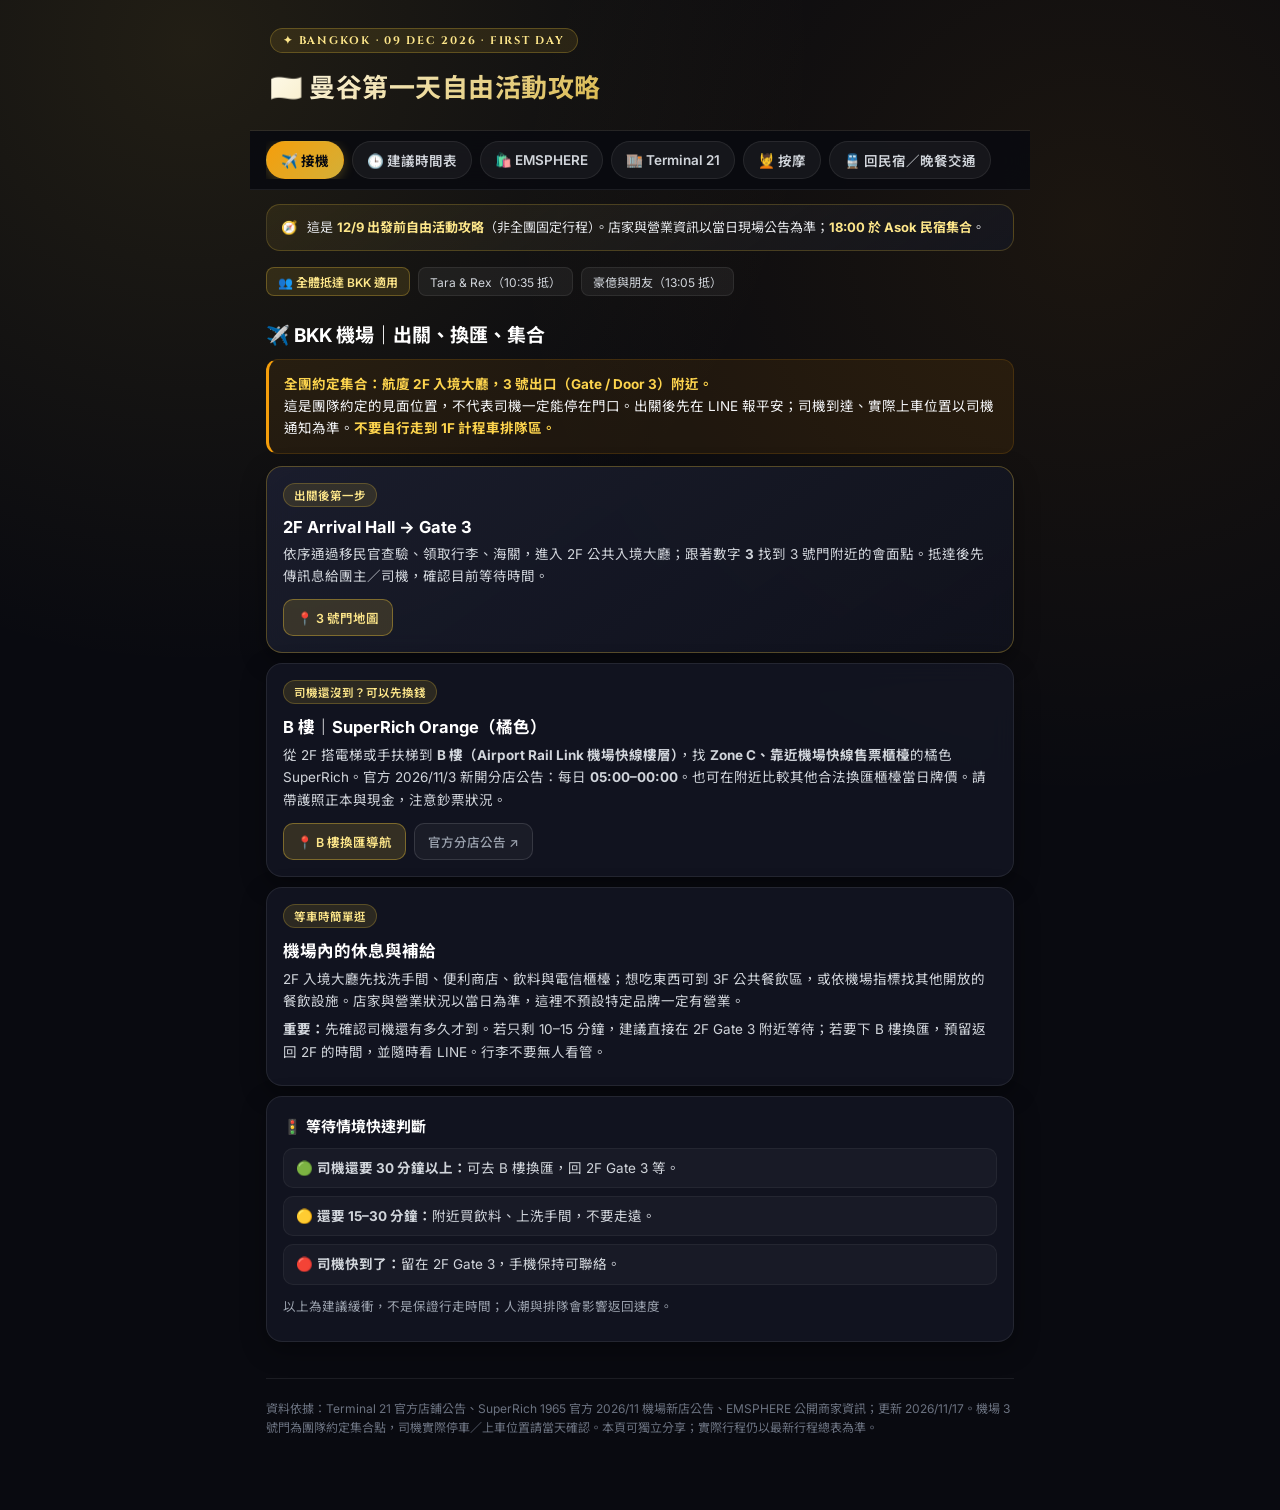
<file: tera_rex_bangkok_guide.html>
<!DOCTYPE html>
<html lang="zh-Hant">
<head>
  <meta charset="utf-8" />
  <meta name="viewport" content="width=device-width, initial-scale=1" />
  <title>12/9 曼谷自由活動攻略｜接機・EMSPHERE・Terminal 21</title>
  <link rel="preconnect" href="https://fonts.googleapis.com" />
  <link rel="preconnect" href="https://fonts.gstatic.com" crossorigin />
  <link href="https://fonts.googleapis.com/css2?family=Cinzel:wght@600;700&family=Inter:wght@400;500;600;700&family=Noto+Sans+TC:wght@400;500;700&display=swap" rel="stylesheet" />
  <style>
    :root {
      --bg-base: #090A10;
      --bg-card: rgba(20, 23, 36, 0.82);
      --bg-card-hover: rgba(26, 30, 48, 0.92);
      --gold-primary: #D4AF37;
      --gold-light: #FDE68A;
      --amber-accent: #F59E0B;
      --text-main: #F3F4F6;
      --text-sub: #9CA3AF;
      --border-gold: rgba(212, 175, 55, 0.25);
      --border-subtle: rgba(255, 255, 255, 0.08);
    }

    * { box-sizing: border-box; }

    body {
      margin: 0;
      background-color: var(--bg-base);
      color: var(--text-main);
      font-family: 'Inter', 'Noto Sans TC', -apple-system, BlinkMacSystemFont, sans-serif;
      background-image:
        radial-gradient(circle at 15% 5%, rgba(212, 175, 55, 0.12) 0%, transparent 45%),
        radial-gradient(circle at 85% 25%, rgba(245, 158, 11, 0.08) 0%, transparent 45%);
      background-attachment: fixed;
      -webkit-font-smoothing: antialiased;
    }

    /* Header */
    header {
      position: relative;
      padding: 28px 20px 20px;
      max-width: 780px;
      margin: 0 auto;
      border-bottom: 1px solid var(--border-subtle);
    }

    .eyebrow {
      display: inline-flex;
      align-items: center;
      gap: 6px;
      font-family: 'Cinzel', sans-serif;
      font-size: 11px;
      font-weight: 700;
      letter-spacing: 0.16em;
      color: var(--gold-light);
      background: rgba(212, 175, 55, 0.12);
      border: 1px solid rgba(212, 175, 55, 0.3);
      padding: 4px 12px;
      border-radius: 999px;
      margin-bottom: 10px;
    }

    h1 {
      font-size: 26px;
      font-weight: 700;
      margin: 4px 0 6px;
      letter-spacing: 0.02em;
      background: linear-gradient(135deg, #FFFBEB 0%, #D4AF37 55%, #F59E0B 100%);
      -webkit-background-clip: text;
      -webkit-text-fill-color: transparent;
    }

    .subtitle {
      font-size: 13.5px;
      color: var(--text-sub);
      line-height: 1.5;
    }

    /* Main Container */
    main {
      max-width: 780px;
      margin: 0 auto;
      padding: 0 16px 72px;
      overflow-wrap: anywhere;
    }

    /* Sticky Tab Navigation (Single-row Horizontal Scroll Pills on Mobile) */
    .nav-wrap {
      position: sticky;
      top: 0;
      z-index: 20;
      background: rgba(9, 10, 16, 0.9);
      backdrop-filter: blur(14px);
      -webkit-backdrop-filter: blur(14px);
      padding: 10px 16px;
      margin: 0 -16px 14px;
      border-bottom: 1px solid var(--border-subtle);
      scroll-margin-top: 0;
    }

    .nav {
      display: flex;
      align-items: center;
      gap: 8px;
      overflow-x: auto;
      -webkit-overflow-scrolling: touch;
      scrollbar-width: none;
      -ms-overflow-style: none;
    }
    .nav::-webkit-scrollbar { display: none; }

    .tab-button {
      flex: 0 0 auto;
      white-space: nowrap;
      font-family: inherit;
      font-weight: 600;
      font-size: 13.5px;
      height: 38px;
      padding: 0 14px;
      cursor: pointer;
      border: 1px solid var(--border-subtle);
      background: rgba(255, 255, 255, 0.05);
      color: #D1D5DB;
      border-radius: 999px;
      transition: all 0.2s ease;
    }

    .tab-button:hover {
      background: rgba(255, 255, 255, 0.1);
      border-color: rgba(212, 175, 55, 0.38);
    }

    .tab-button.active {
      background: linear-gradient(135deg, #F59E0B, #D4AF37);
      color: #090A10;
      font-weight: 700;
      border-color: transparent;
      box-shadow: 0 3px 12px rgba(212, 175, 55, 0.3);
    }

    .tab-button:focus-visible,
    .quick-button:focus-visible {
      outline: 2px solid var(--gold-light);
      outline-offset: 2px;
    }

    /* Top Global Info Banner */
    .top-banner {
      background: linear-gradient(145deg, rgba(212, 175, 55, 0.1), rgba(20, 23, 36, 0.7));
      border: 1px solid var(--border-gold);
      border-radius: 14px;
      padding: 12px 14px;
      font-size: 13px;
      color: #E5E7EB;
      line-height: 1.6;
      margin-bottom: 16px;
      display: flex;
      align-items: flex-start;
      gap: 10px;
    }

    .top-banner strong { color: var(--gold-light); }

    /* Crew Badges */
    .crew-bar {
      display: flex;
      flex-wrap: wrap;
      gap: 8px;
      margin-bottom: 14px;
    }

    .crew-badge {
      font-size: 12px;
      padding: 5px 11px;
      border-radius: 8px;
      background: rgba(255, 255, 255, 0.05);
      border: 1px solid var(--border-subtle);
      color: #D1D5DB;
    }

    .crew-badge.highlight {
      background: rgba(212, 175, 55, 0.14);
      border-color: rgba(212, 175, 55, 0.35);
      color: var(--gold-light);
      font-weight: 600;
    }

    /* In-tab Quick Jump Links */
    .quicklinks {
      display: flex;
      flex-wrap: wrap;
      gap: 8px;
      margin: 10px 0 16px;
    }

    .quick-button {
      appearance: none;
      border: 1px solid rgba(212, 175, 55, 0.25);
      background: rgba(212, 175, 55, 0.08);
      color: var(--gold-light);
      border-radius: 999px;
      padding: 7px 13px;
      font: inherit;
      font-size: 12.5px;
      font-weight: 600;
      cursor: pointer;
      transition: background 0.2s ease, border-color 0.2s ease;
    }

    .quick-button:hover {
      background: rgba(212, 175, 55, 0.18);
      border-color: rgba(212, 175, 55, 0.45);
    }

    /* Panels & Headings */
    .tab-panel { display: none; animation: fadeIn 0.25s ease; }
    .tab-panel.active { display: block; }
    @keyframes fadeIn { from { opacity: 0; transform: translateY(4px); } to { opacity: 1; transform: translateY(0); } }

    .tab-panel section[id],
    .tab-panel h2[id] {
      scroll-margin-top: 72px;
    }

    h2 {
      font-size: 19px;
      font-weight: 700;
      color: #FFF;
      margin: 24px 0 12px;
      display: flex;
      align-items: center;
      gap: 8px;
      scroll-margin-top: 72px;
    }

    h3 {
      font-size: 16px;
      font-weight: 600;
      color: var(--gold-light);
      margin: 22px 0 10px;
    }

    /* Cards */
    .card {
      background: var(--bg-card);
      backdrop-filter: blur(12px);
      -webkit-backdrop-filter: blur(12px);
      border: 1px solid var(--border-subtle);
      border-radius: 16px;
      padding: 16px;
      margin: 10px 0;
      box-shadow: 0 8px 24px rgba(0, 0, 0, 0.35);
      transition: border-color 0.2s ease;
    }

    .card:hover {
      border-color: rgba(212, 175, 55, 0.3);
    }

    .card.accent-gold {
      border-color: rgba(212, 175, 55, 0.35);
      background: linear-gradient(145deg, rgba(28, 31, 48, 0.88), rgba(16, 18, 28, 0.94));
    }

    .tag {
      display: inline-block;
      background: rgba(212, 175, 55, 0.14);
      border: 1px solid rgba(212, 175, 55, 0.28);
      color: var(--gold-light);
      padding: 3px 10px;
      border-radius: 999px;
      font-size: 11.5px;
      font-weight: 600;
      margin-bottom: 8px;
    }

    .itemtitle {
      font-weight: 700;
      font-size: 16.5px;
      color: #FFFFFF;
      margin: 2px 0 6px;
    }

    p { line-height: 1.65; margin: 6px 0; }
    .small { font-size: 13.5px; color: #D1D5DB; line-height: 1.65; }
    .muted { color: var(--text-sub); font-size: 12.5px; line-height: 1.6; }

    /* Callout Box */
    .callout {
      border-left: 3px solid var(--amber-accent);
      background: rgba(245, 158, 11, 0.08);
      border-top: 1px solid rgba(245, 158, 11, 0.15);
      border-right: 1px solid rgba(245, 158, 11, 0.15);
      border-bottom: 1px solid rgba(245, 158, 11, 0.15);
      padding: 13px 15px;
      border-radius: 12px;
      font-size: 13.5px;
      line-height: 1.65;
      color: #F3F4F6;
      margin: 12px 0;
    }

    .callout strong { color: #FCD34D; }

    /* Timeline */
    .timeline {
      position: relative;
      padding-left: 18px;
      margin: 6px 0;
      border-left: 1.5px solid rgba(212, 175, 55, 0.35);
    }

    .tl-item {
      position: relative;
      padding-bottom: 12px;
      font-size: 13.5px;
      line-height: 1.55;
      color: #E5E7EB;
    }

    .tl-item:last-child { padding-bottom: 0; }

    .tl-item::before {
      content: "";
      position: absolute;
      left: -23px;
      top: 5px;
      width: 8px;
      height: 8px;
      border-radius: 50%;
      background: var(--amber-accent);
      box-shadow: 0 0 8px var(--amber-accent);
    }

    .time {
      font-weight: 700;
      color: var(--gold-light);
      display: inline-block;
      min-width: 96px;
    }

    /* Buttons */
    .btn-row {
      display: flex;
      flex-wrap: wrap;
      gap: 8px;
      margin-top: 12px;
    }

    .btn {
      display: inline-flex;
      align-items: center;
      gap: 5px;
      padding: 8px 13px;
      background: rgba(212, 175, 55, 0.18);
      border: 1px solid rgba(212, 175, 55, 0.45);
      color: var(--gold-light);
      text-decoration: none;
      border-radius: 10px;
      font-size: 12.5px;
      font-weight: 600;
      transition: all 0.2s ease;
    }

    .btn:hover {
      background: rgba(212, 175, 55, 0.3);
      color: #FFF;
    }

    .btn.secondary {
      background: rgba(255, 255, 255, 0.04);
      border-color: rgba(255, 255, 255, 0.12);
      color: #9CA3AF;
      font-weight: 500;
    }

    .btn.secondary:hover {
      background: rgba(255, 255, 255, 0.09);
      color: #E5E7EB;
    }

    /* Grid */
    .grid {
      display: grid;
      grid-template-columns: repeat(2, minmax(0, 1fr));
      gap: 10px;
    }
    .grid .card { margin: 0; display: flex; flex-direction: column; justify-content: space-between; }

    /* Status Traffic Lights */
    .status-list p {
      margin: 8px 0;
      padding: 8px 12px;
      border-radius: 10px;
      background: rgba(255, 255, 255, 0.03);
      border: 1px solid rgba(255, 255, 255, 0.05);
    }

    /* Footer */
    footer {
      color: #6B7280;
      font-size: 12px;
      line-height: 1.65;
      margin-top: 36px;
      padding-top: 20px;
      border-top: 1px solid var(--border-subtle);
    }

    @media (max-width: 560px) {
      .grid { grid-template-columns: 1fr; }
      header { padding: 22px 16px 16px; }
      h1 { font-size: 22px; }
      .subtitle { display: none; }
      .time { display: block; margin-bottom: 2px; }
    }
  </style>
</head>
<body>
  <header>
    <div class="eyebrow">✦ BANGKOK · 09 DEC 2026 · FIRST DAY</div>
    <h1>🇹🇭 曼谷第一天自由活動攻略</h1>
  </header>

  <main>
    <div class="nav-wrap">
      <nav aria-label="攻略主要分頁" class="nav" role="tablist">
        <button aria-controls="tab-airport" class="tab-button" data-tab="airport" id="button-airport" role="tab" type="button">✈️ 接機</button>
        <button aria-controls="tab-schedule" class="tab-button" data-tab="schedule" id="button-schedule" role="tab" type="button">🕒 建議時間表</button>
        <button aria-controls="tab-emsphere" class="tab-button" data-tab="emsphere" id="button-emsphere" role="tab" type="button">🛍️ EMSPHERE</button>
        <button aria-controls="tab-terminal" class="tab-button" data-tab="terminal" id="button-terminal" role="tab" type="button">🏬 Terminal 21</button>
        <button aria-controls="tab-massage" class="tab-button" data-tab="massage" id="button-massage" role="tab" type="button">💆 按摩</button>
        <button aria-controls="tab-transport" class="tab-button" data-tab="transport" id="button-transport" role="tab" type="button">🚆 回民宿／晚餐交通</button>
      </nav>
    </div>

    <div class="top-banner">
      <span>🧭</span>
      <div>
        這是 <strong>12/9 出發前自由活動攻略</strong>（非全團固定行程）。店家與營業資訊以當日現場公告為準；<strong>18:00 於 Asok 民宿集合</strong>。
      </div>
    </div>

    <!-- TAB 1: AIRPORT -->
    <div aria-labelledby="button-airport" class="tab-panel" id="tab-airport" role="tabpanel">
      <section id="airport">
        <div class="crew-bar">
          <span class="crew-badge highlight">👥 全體抵達 BKK 適用</span>
          <span class="crew-badge">Tara &amp; Rex（10:35 抵）</span>
          <span class="crew-badge">豪億與朋友（13:05 抵）</span>
        </div>

        <h2>✈️ BKK 機場｜出關、換匯、集合</h2>

        <div class="callout">
          <strong>全團約定集合：航廈 2F 入境大廳，3 號出口（Gate / Door 3）附近。</strong><br />
          這是團隊約定的見面位置，不代表司機一定能停在門口。出關後先在 LINE 報平安；司機到達、實際上車位置以司機通知為準。<strong>不要自行走到 1F 計程車排隊區。</strong>
        </div>

        <div class="card accent-gold">
          <span class="tag">出關後第一步</span>
          <div class="itemtitle">2F Arrival Hall → Gate 3</div>
          <p class="small">依序通過移民官查驗、領取行李、海關，進入 2F 公共入境大廳；跟著數字 <strong>3</strong> 找到 3 號門附近的會面點。抵達後先傳訊息給團主／司機，確認目前等待時間。</p>
          <div class="btn-row">
            <a class="btn" href="https://www.google.com/maps/search/?api=1&amp;query=Suvarnabhumi+Airport+Arrival+Hall+Gate+3" rel="noopener" target="_blank">📍 3 號門地圖</a>
          </div>
        </div>

        <div class="card">
          <span class="tag">司機還沒到？可以先換錢</span>
          <div class="itemtitle">B 樓｜SuperRich Orange（橘色）</div>
          <p class="small">從 2F 搭電梯或手扶梯到 <strong>B 樓（Airport Rail Link 機場快線樓層）</strong>，找 <strong>Zone C、靠近機場快線售票櫃檯</strong>的橘色 SuperRich。官方 2026/11/3 新開分店公告：每日 <strong>05:00–00:00</strong>。也可在附近比較其他合法換匯櫃檯當日牌價。請帶護照正本與現金，注意鈔票狀況。</p>
          <div class="btn-row">
            <a class="btn" href="https://www.google.com/maps/search/?api=1&amp;query=SuperRich+Orange+Suvarnabhumi+Airport+Rail+Link+B+Floor+Zone+C" rel="noopener" target="_blank">📍 B 樓換匯導航</a>
            <a class="btn secondary" href="https://www.superrich1965.com/en/news/airport-rail-link-now-open" rel="noopener" target="_blank">官方分店公告 ↗</a>
          </div>
        </div>

        <div class="card">
          <span class="tag">等車時簡單逛</span>
          <div class="itemtitle">機場內的休息與補給</div>
          <p class="small">2F 入境大廳先找洗手間、便利商店、飲料與電信櫃檯；想吃東西可到 3F 公共餐飲區，或依機場指標找其他開放的餐飲設施。店家與營業狀況以當日為準，這裡不預設特定品牌一定有營業。</p>
          <p class="small"><strong>重要：</strong>先確認司機還有多久才到。若只剩 10–15 分鐘，建議直接在 2F Gate 3 附近等待；若要下 B 樓換匯，預留返回 2F 的時間，並隨時看 LINE。行李不要無人看管。</p>
        </div>

        <div class="card small status-list">
          <div class="itemtitle" style="font-size:15px;margin-bottom:8px;">🚦 等待情境快速判斷</div>
          <p>🟢 <strong>司機還要 30 分鐘以上：</strong>可去 B 樓換匯，回 2F Gate 3 等。</p>
          <p>🟡 <strong>還要 15–30 分鐘：</strong>附近買飲料、上洗手間，不要走遠。</p>
          <p>🔴 <strong>司機快到了：</strong>留在 2F Gate 3，手機保持可聯絡。</p>
          <p class="muted" style="background:none;border:none;padding:4px 0 0;">以上為建議緩衝，不是保證行走時間；人潮與排隊會影響返回速度。</p>
        </div>
      </section>
    </div>

    <!-- TAB 2: SCHEDULE -->
    <div aria-labelledby="button-schedule" class="tab-panel" id="tab-schedule" role="tabpanel">
      <section id="route">
        <div class="crew-bar">
          <span class="crew-badge highlight">🎯 Tara、Rex 主力路線</span>
          <span class="crew-badge">BTS Phrom Phong 站</span>
        </div>

        <h2>⏱ Tara、Rex 建議時間表</h2>
        <div class="card accent-gold">
          <div class="timeline">
            <div class="tl-item"><span class="time">11:30</span> BKK 機場上車，行李交司機保管</div>
            <div class="tl-item"><span class="time">12:15–12:45</span> 預估抵達 EMSPHERE，司機直接回機場</div>
            <div class="tl-item"><span class="time">12:45–13:15</span> 換匯（先確認櫃檯位置）</div>
            <div class="tl-item"><span class="time">13:15–14:15</span> G／GM 樓午餐與泰奶</div>
            <div class="tl-item"><span class="time">14:15–15:30</span> M、1 樓逛街</div>
            <div class="tl-item"><span class="time">15:30–16:20</span> 自由選：甜點、EmQuartier 或提早回 Asok；若要按摩，請在 Asok 附近安排並預留回民宿時間</div>
            <div class="tl-item"><span class="time">16:30 左右</span> BTS Phrom Phong → Asok（一站）</div>
            <div class="tl-item"><span class="time">17:00–18:00</span> 回民宿與大家會合；18:00 再出發</div>
          </div>
        </div>
      </section>
    </div>

    <!-- TAB 3: EMSPHERE -->
    <div aria-labelledby="button-emsphere" class="tab-panel" id="tab-emsphere" role="tabpanel">
      <div class="crew-bar">
        <span class="crew-badge highlight">🎯 Tara、Rex 午餐與逛街主場</span>
        <span class="crew-badge">BTS Phrom Phong 站</span>
      </div>

      <div aria-label="EMSPHERE 章節快速跳轉" class="quicklinks">
        <button class="quick-button" data-target="em-intro" type="button">🏬 商場介紹</button>
        <button class="quick-button" data-target="food" type="button">🍜 美食</button>
        <button class="quick-button" data-target="shop" type="button">🛍️ 購物</button>
        <button class="quick-button" data-target="em-exchange" type="button">💱 換匯</button>
      </div>

      <h2 id="em-intro">🛍️ EMSPHERE｜第一站商場介紹</h2>
      <div class="card">
        <p class="small">EMSPHERE 位於 Sukhumvit 的 EM District 商圈，靠近 <strong>BTS Phrom Phong</strong>。Tara、Rex 由司機送達後可先在館內吃午餐、換匯，再逛泰國設計服飾與生活選物。和 Terminal 21 是<strong>不同商場、不同地點</strong>。</p>
        <p class="small">建議先逛 G／GM 樓餐飲，再逛 M、1F；2F 可找換匯櫃檯，3F 有 IKEA。店鋪與樓層以現場公告為準。</p>
        <div class="btn-row">
          <a class="btn" href="https://www.google.com/maps/search/?api=1&amp;query=EMSPHERE+Bangkok" rel="noopener" target="_blank">📍 EMSPHERE 導航</a>
          <a class="btn secondary" href="https://emsphere.co.th/directory/" rel="noopener" target="_blank">官方商場名錄 ↗</a>
        </div>
      </div>

      <section id="food">
        <h2>🍜 G／GM 樓吃什麼</h2>
        <div class="grid" id="foods"></div>
      </section>

      <section id="shop">
        <h2>🛍️ 值得逛的店</h2>
        <div class="grid" id="shops"></div>
        <div class="card small" style="margin-top:10px;">
          <strong style="color:var(--gold-light);">樓層速查：</strong>
          G／GM：餐廳、甜點、飲料｜M：選物、香氛、品牌服飾｜1F：泰國潮流服飾、美妝、運動品牌｜2F：電子產品、生活用品、SuperRich｜3F：IKEA。
        </div>
      </section>

      <h2 id="em-exchange">💱 EMSPHERE 換匯</h2>
      <div class="card accent-gold">
        <span class="tag">先做這件事</span>
        <div class="itemtitle">SuperRich｜EMSPHERE 2F</div>
        <p class="small">EMSPHERE 官方名錄列於 2F；另有商場內其他 MONEY EXCHANGE 標示。先問服務台「SuperRich 在哪裡」，避免直接找錯樓層。帶護照正本與乾淨完整的鈔票，匯率看現場牌價。</p>
        <div class="btn-row">
          <a class="btn" href="https://www.google.com/maps/search/?api=1&amp;query=SuperRich+EMSPHERE+Bangkok" target="_blank">📍 開啟地圖</a>
          <a class="btn secondary" href="https://emsphere.co.th/directory/" target="_blank">商場官方名錄 ↗</a>
        </div>
      </div>

      <section id="extra">
        <h2>🥭 如果還有時間</h2>
        <div class="card">
          <div class="itemtitle">Mae Varee 芒果糯米飯｜Thong Lo</div>
          <p class="small">在 BTS Thong Lo 附近，從 Phrom Phong 往東一站。屬於額外繞路選項；若要按摩就不建議兩個都排。</p>
          <div class="btn-row">
            <a class="btn" href="https://www.google.com/maps/search/?api=1&amp;query=Mae+Varee+Mango+Sticky+Rice+Thong+Lo" target="_blank">📍 地圖導航</a>
          </div>
        </div>
      </section>
    </div>

    <!-- TAB 4: TERMINAL 21 -->
    <div aria-labelledby="button-terminal" class="tab-panel" id="tab-terminal" role="tabpanel">
      <div class="crew-bar">
        <span class="crew-badge highlight">🎯 豪億與朋友主力路線</span>
        <span class="crew-badge">Tara &amp; Rex 順遊備案</span>
        <span class="crew-badge">BTS Asok 站</span>
      </div>

      <div aria-label="Terminal 21 章節快速跳轉" class="quicklinks">
        <button class="quick-button" data-target="t-intro" type="button">🏬 商場介紹</button>
        <button class="quick-button" data-target="t-food" type="button">🍜 美食</button>
        <button class="quick-button" data-target="t-shop" type="button">🛍️ 購物</button>
        <button class="quick-button" data-target="t-exchange" type="button">💱 換匯</button>
      </div>

      <section id="terminal">
        <h2 id="t-intro">🏬 Terminal 21 Asok｜民宿旁的備用行程</h2>
        <div class="callout">
          這裡是 <strong>Asok 的 Terminal 21</strong>，不是 Pattaya 的 Terminal 21！適合豪億與朋友抵達民宿後直接逛，也適合 Tara、Rex 提早逛完 EMSPHERE 後順路去。商場一般營業 10:00–22:00，當日仍以現場公告為準。
        </div>

        <h2 id="t-food">🍜 Terminal 21｜美食與飲料</h2>
        <div class="card accent-gold">
          <span class="tag">第一站：不用想太多</span>
          <div class="itemtitle">5F｜Pier 21 平價美食街</div>
          <p class="small">泰式炒河粉、打拋飯、海南雞飯、船麵、甜品等攤位集中。先在櫃檯購買儲值卡，再到攤位點餐；用完把卡拿回櫃檯退還餘額。價格比周邊百貨餐廳親民，實際價格看現場菜單。</p>
          <div class="btn-row">
            <a class="btn" href="https://www.google.com/maps/search/?api=1&amp;query=Pier+21+Food+Court+Terminal+21+Asok" rel="noopener" target="_blank">📍 Pier 21 地圖</a>
            <a class="btn secondary" href="https://www.terminal21.co.th/asok/shop/pier21/en" rel="noopener" target="_blank">官方美食街資訊 ↗</a>
          </div>
        </div>

        <div class="grid">
          <article class="card">
            <div>
              <span class="tag">4F｜San Francisco</span>
              <div class="itemtitle">坐下來吃餐廳</div>
              <p class="small">如果不想去美食街，這層有泰國料理、日式餐廳等；可找 Have a Zeed、Thai Thai Boat Noodles。</p>
            </div>
          </article>
          <article class="card">
            <div>
              <span class="tag">甜點與泰奶</span>
              <div class="itemtitle">After You／ChaTraMue</div>
              <p class="small">想吃泰式甜點可找 After You；想喝泰奶可找手標泰奶。請依現場指標或商場店鋪搜尋確認櫃位。</p>
            </div>
            <div class="btn-row">
              <a class="btn secondary" href="https://www.terminal21.co.th/asok/" rel="noopener" target="_blank">Terminal 21 官網 ↗</a>
            </div>
          </article>
        </div>

        <h2 id="t-shop">🛍️ Terminal 21｜購物與樓層</h2>
        <div class="grid">
          <article class="card">
            <div>
              <span class="tag">LG｜Caribbean</span>
              <div class="itemtitle">Gourmet Market</div>
              <p class="small">超市、零食、飲料、日用品。豪億他們到民宿後想補貨最方便。</p>
            </div>
            <div class="btn-row">
              <a class="btn" href="https://www.google.com/maps/search/?api=1&amp;query=Gourmet+Market+Terminal+21+Asok" rel="noopener" target="_blank">📍 地圖</a>
            </div>
          </article>
          <article class="card">
            <div>
              <span class="tag">GF／MF｜Rome／Paris</span>
              <div class="itemtitle">國際品牌、入口與換匯</div>
              <p class="small">BTS Asok 可由連通道進入。MF 可逛服飾與 Pop Mart；館內亦有 SuperRich 換匯據點，位置與營業時間先向服務台確認。</p>
            </div>
          </article>
          <article class="card">
            <div>
              <span class="tag">1F｜Tokyo</span>
              <div class="itemtitle">泰國服飾與小店</div>
              <p class="small">各種小型服飾店、配件、鞋包，適合慢慢挖寶。想找泰國品牌可先逛這層。</p>
            </div>
          </article>
          <article class="card">
            <div>
              <span class="tag">2F｜London</span>
              <div class="itemtitle">男裝、運動與街頭風</div>
              <p class="small">可找 Decathlon、Crocs 及其他運動、休閒服飾；店鋪可能更動。</p>
            </div>
          </article>
          <article class="card">
            <div>
              <span class="tag">3F｜Istanbul</span>
              <div class="itemtitle">生活雜貨、配件</div>
              <p class="small">小飾品、禮物、保養香氛。也可找 EVEANDBOY、LUSH。</p>
            </div>
          </article>
        </div>

        <h2 id="t-exchange">💱 Terminal 21｜換匯</h2>
        <div class="card accent-gold">
          <span class="tag">豪億與朋友／Asok 民宿附近</span>
          <div class="itemtitle">Terminal 21 Asok｜G 樓 Rome｜SuperRich</div>
          <p class="small">Terminal 21 官方店鋪頁列為 <strong>GF（G 樓）KIG406A</strong>，商場公告亦稱 G 樓 Rome 區。商場官方頁面顯示 10:00–22:00，但第三方資料顯示櫃檯可能提早打烊，<strong>實際營業時間請以當日櫃檯為準</strong>。若換匯店排隊太久，可先逛 Pier 21 再回來。</p>
          <div class="btn-row">
            <a class="btn" href="https://www.google.com/maps/search/?api=1&amp;query=Superrich+Thailand+Terminal+21+Asok+G+Floor" rel="noopener" target="_blank">📍 Terminal 21 換匯</a>
            <a class="btn secondary" href="https://www.terminal21.co.th/asok/shop/detail/en/1144/superrich" rel="noopener" target="_blank">官方店鋪資訊 ↗</a>
          </div>
        </div>

        <div class="card">
          <span class="tag">備用選項</span>
          <div class="itemtitle">BTS Asok／MRT Sukhumvit 附近換匯</div>
          <p class="small">若 Terminal 21 內的 SuperRich 沒營業，BTS Asok 站周邊、MRT Sukhumvit 地下商場也有換匯櫃檯；不要只憑「SuperRich」名字判斷分店，先確認地址與當天營業狀況。</p>
          <div class="btn-row">
            <a class="btn" href="https://www.google.com/maps/search/?api=1&amp;query=SuperRich+Exchange+BTS+Asok+Station" rel="noopener" target="_blank">📍 BTS Asok 換匯</a>
          </div>
        </div>

        <h3 style="margin-top:26px;">🧭 分組行動速查</h3>
        <div class="card small">
          <strong style="color:var(--gold-light);font-size:15px;">給豪億與朋友｜到民宿後怎麼玩？</strong>
          <p>先確認民宿能否入內、行李是否能妥善放置。若已安頓好：步行到 Terminal 21 → 5F Pier 21 吃點東西／喝飲料 → 1–3F 逛泰國小店 → 想按摩就選 Soi 19 → 依群組通知回民宿集合。若只是短暫等待，先逛商場即可，別排一小時按摩。</p>
          <div class="btn-row">
            <a class="btn" href="https://www.google.com/maps/search/?api=1&amp;query=Terminal+21+Asok+Bangkok" rel="noopener" target="_blank">📍 Terminal 21 導航</a>
          </div>
        </div>

        <div class="card small">
          <strong style="color:var(--gold-light);font-size:15px;">給 Tara、Rex｜EMSPHERE → Terminal 21</strong>
          <p>從 BTS Phrom Phong 搭往 Khu Khot 方向，一站到 Asok，跟著 Terminal 21／Exit 1 指標走連通道。逛完再走回民宿；民宿精確入口與步行路線以房東提供的地址為準。</p>
        </div>
      </section>
    </div>

    <!-- TAB 5: MASSAGE -->
    <div aria-labelledby="button-massage" class="tab-panel" id="tab-massage" role="tabpanel">
      <div class="crew-bar">
        <span class="crew-badge highlight">👥 全體下午自由時段適用</span>
        <span class="crew-badge">集中於 Asok／Sukhumvit 19 民宿周邊</span>
      </div>

      <h2>💆 Asok／Sukhumvit 19 附近按摩</h2>
      <div class="callout">只列 Asok 民宿與 Terminal 21 周邊選項；以下均未預約。店家是否營業、實際位置、價錢及空位請以當日資訊為準。<strong>18:00 須回民宿集合</strong>，請自行預留交通與步行時間。</div>
      <div class="grid">
        <article class="card">
          <div>
            <div class="itemtitle">Healthy Massage Sukhumvit 19</div>
            <p class="small">Soi 19，距商場不遠。適合想做泰式按摩或足部按摩的人。</p>
          </div>
          <div class="btn-row">
            <a class="btn" href="https://www.google.com/maps/search/?api=1&amp;query=Healthy+Massage+Sukhumvit+19+Bangkok" rel="noopener" target="_blank">📍 地圖</a>
          </div>
        </article>
        <article class="card">
          <div>
            <div class="itemtitle">WellCare Massage Sukhumvit 19</div>
            <p class="small">同在 Soi 19，可與其他店比較現場價目及空位。</p>
          </div>
          <div class="btn-row">
            <a class="btn" href="https://www.google.com/maps/search/?api=1&amp;query=WellCare+Massage+Sukhumvit+19+Bangkok" rel="noopener" target="_blank">📍 地圖</a>
          </div>
        </article>
        <article class="card">
          <div>
            <div class="itemtitle">ThaiThai Massage Terminal21 Asoke</div>
            <p class="small">Soi 19，靠近商場，適合不想走遠的人。</p>
          </div>
          <div class="btn-row">
            <a class="btn" href="https://www.google.com/maps/search/?api=1&amp;query=ThaiThai+Massage+Terminal21+Asoke" rel="noopener" target="_blank">📍 地圖</a>
          </div>
        </article>
        <article class="card">
          <div>
            <div class="itemtitle">LIFE MASSAGE BTS ASOK</div>
            <p class="small">靠 BTS Asok，適合搭車回來順便休息。</p>
          </div>
          <div class="btn-row">
            <a class="btn" href="https://www.google.com/maps/search/?api=1&amp;query=LIFE+MASSAGE+BTS+ASOK+Bangkok" rel="noopener" target="_blank">📍 地圖</a>
          </div>
        </article>
      </div>
    </div>

    <!-- TAB 6: TRANSPORT -->
    <div aria-labelledby="button-transport" class="tab-panel" id="tab-transport" role="tabpanel">
      <div class="crew-bar">
        <span class="crew-badge highlight">👥 全員 18:00 民宿集合適用</span>
        <span class="crew-badge">Tara、Rex、豪億與朋友</span>
      </div>

      <h2>🚆 回民宿與前往晚餐餐廳</h2>
      <div class="callout">📌 <strong>18:00 在 Asok 民宿集合</strong>。晚餐 <strong>19:45 Chom Arun（3F Rooftop）</strong>，請依當日群組與領隊通知決定集合及出發方式；時間為原行程安排，不代表交通已預約。</div>

      <div class="card">
        <span class="tag">第一段｜EMSPHERE → Asok 民宿</span>
        <div class="itemtitle">BTS Phrom Phong → Asok（一站）</div>
        <p class="small">從 EMSPHERE 步行至 BTS Phrom Phong，搭往 Khu Khot／Mo Chit 方向一站至 Asok，再依民宿實際入口步行。若人在 Terminal 21 或 Sukhumvit 19 一帶，通常可直接步行回民宿，不必搭 BTS。</p>
        <div class="btn-row">
          <a class="btn" href="https://www.google.com/maps/dir/?api=1&amp;origin=BTS+Phrom+Phong+Bangkok&amp;destination=BTS+Asok+Bangkok&amp;travelmode=transit" rel="noopener" target="_blank">📍 BTS 一站導航</a>
          <a class="btn secondary" href="https://www.google.com/maps/search/?api=1&amp;query=13+Sukhumvit+19+Alley+Lane+2+Bangkok" rel="noopener" target="_blank">📍 民宿地址地圖搜尋</a>
        </div>
        <p class="muted">民宿地址地圖為搜尋結果，尚未核實建物入口；以房東提供的正式定位為準。</p>
      </div>

      <div class="card accent-gold">
        <span class="tag">第二段｜Asok → Chom Arun 晚餐</span>
        <div class="itemtitle">MRT Sukhumvit → Sanam Chai，再步行</div>
        <p class="small">從民宿步行至 MRT Sukhumvit，搭藍線往 Sanam Chai 方向（途中不必換線），下車後依 Google Maps 步行至昭披耶河畔的 Chom Arun。實際班次、步行時間及入口請當天導航確認。</p>
        <div class="btn-row">
          <a class="btn" href="https://www.google.com/maps/dir/?api=1&amp;origin=MRT+Sukhumvit+Bangkok&amp;destination=Chom+Arun+Bangkok&amp;travelmode=transit" rel="noopener" target="_blank">📍 捷運路線導航</a>
          <a class="btn secondary" href="https://www.google.com/maps/search/?api=1&amp;query=Chom+Arun+Bangkok" rel="noopener" target="_blank">📍 Chom Arun 餐廳地圖</a>
        </div>
      </div>

      <div class="card">
        <span class="tag">備案｜直接搭車</span>
        <div class="itemtitle">計程車／叫車前往 Chom Arun</div>
        <p class="small">若集合較晚、同行者不方便走路，可直接叫車；曼谷尖峰時段塞車不確定性較高，請勿把 Google Maps 當下預估視為保證抵達時間。</p>
        <div class="btn-row">
          <a class="btn" href="https://www.google.com/maps/dir/?api=1&amp;origin=13+Sukhumvit+19+Alley+Lane+2+Bangkok&amp;destination=Chom+Arun+Bangkok&amp;travelmode=driving" rel="noopener" target="_blank">📍 開啟開車路線</a>
        </div>
      </div>
    </div>

    <footer>
      資料依據：Terminal 21 官方店鋪公告、SuperRich 1965 官方 2026/11 機場新店公告、EMSPHERE 公開商家資訊；更新 2026/11/17。機場 3 號門為團隊約定集合點，司機實際停車／上車位置請當天確認。本頁可獨立分享；實際行程仍以最新行程總表為準。
    </footer>
  </main>

  <script>
    (function(){
      const tabs = [...document.querySelectorAll('.tab-button')];
      const panels = [...document.querySelectorAll('.tab-panel')];
      const valid = new Set(tabs.map(t => t.dataset.tab));

      const nav = document.querySelector('.nav');
      const navWrap = document.querySelector('.nav-wrap');
      function activate(id, scrollToNav = false){
        if (!valid.has(id)) id = 'airport';
        let selectedButton;
        tabs.forEach(b => {
          const active = b.dataset.tab === id;
          b.classList.toggle('active', active);
          b.setAttribute('aria-selected', String(active));
          b.tabIndex = active ? 0 : -1;
          if (active) selectedButton = b;
        });
        panels.forEach(p => {
          const active = p.id === 'tab-' + id;
          p.classList.toggle('active', active);
          p.hidden = !active;
        });
        // 只水平捲動分頁列，避免 scrollIntoView 連整頁一起移動。
        if (selectedButton) {
          const left = selectedButton.offsetLeft - nav.offsetLeft;
          const targetLeft = left - (nav.clientWidth - selectedButton.offsetWidth) / 2;
          nav.scrollTo({left: Math.max(0, targetLeft), behavior: 'smooth'});
        }
        if (location.hash !== '#' + id) history.replaceState(null, '', '#' + id);
        if (scrollToNav) {
          // 僅使用視窗的垂直捲動；固定導覽列會留在上緣。
          const top = navWrap.getBoundingClientRect().top + window.scrollY;
          window.scrollTo({top, behavior: 'instant'});
        }
      }

      tabs.forEach(b => b.addEventListener('click', () => activate(b.dataset.tab, true)));

      document.querySelectorAll('.quick-button').forEach(b => b.addEventListener('click', () => {
        const target = document.getElementById(b.dataset.target);
        if (target && !target.closest('.tab-panel[hidden]')) {
          target.scrollIntoView({ block: 'start', behavior: 'smooth' });
        }
      }));

      const initial = location.hash.slice(1);
      activate(valid.has(initial) ? initial : 'airport');
      window.addEventListener('hashchange', () => {
        const id = location.hash.slice(1);
        if (valid.has(id)) activate(id);
      });
    })();

    const food = [
      ['Pad Thai Fai Ta Lu','G｜泰式炒河粉','第一次來泰國很適合；想吃經典炒河粉選這間'],
      ['Nara Thai','G｜泰式餐廳','想坐下來點幾道泰國菜一起分享'],
      ['Fatt Chicken Rice','G｜雞飯','不想研究菜單、想快速吃飽'],
      ['ChaTraMue','G｜泰式奶茶','經典手標泰奶，順手帶一杯'],
      ['Pang Cha','G｜泰式甜品','想吃冰涼甜點可看看'],
      ['CO LIMITED','GM｜泰式料理','想吃泰國料理又偏好餐廳座位'],
      ['Ba Hao Tian Mi','GM｜甜品','飯後想找甜品可以考慮'],
      ['Gordon Ramsay Street Pizza','GM｜披薩','不想吃泰式料理的備案']
    ];

    const shops = [
      ['Another Story','M｜設計選物','泰國設計雜貨、禮品、生活小物'],
      ['Gentlewoman','1F｜服飾','泰國人氣服飾與配件'],
      ['Daddy and the Muscle Academy','1F｜服飾','繽紛、可愛風格的泰國品牌'],
      ['EVEANDBOY','1F｜美妝','泰國與國際美妝品牌集合'],
      ['POMELO','1F｜服飾','日常女裝、配件'],
      ['BEAMS','M｜服飾','日系潮流與選品'],
      ['FlynOw III','M｜設計服飾','泰國時尚設計品牌'],
      ['IKEA Sukhumvit','3F｜生活','市中心 IKEA；時間不夠可跳過'],
      ['Flying Tiger','2F｜生活雜貨','小物與有趣雜貨']
    ];

    function card(x){
      let q = encodeURIComponent(x[0] + ' EMSPHERE Bangkok');
      return `<article class="card"><div><span class="tag">${x[1]}</span><div class="itemtitle">${x[0]}</div><div class="small">${x[2]}</div></div><div class="btn-row"><a class="btn" href="https://www.google.com/maps/search/?api=1&query=${q}" target="_blank" rel="noopener">📍 地圖／照片</a></div></article>`;
    }

    document.getElementById('foods').innerHTML = food.map(card).join('');
    document.getElementById('shops').innerHTML = shops.map(card).join('');
  </script>
</body>
</html>
</file>
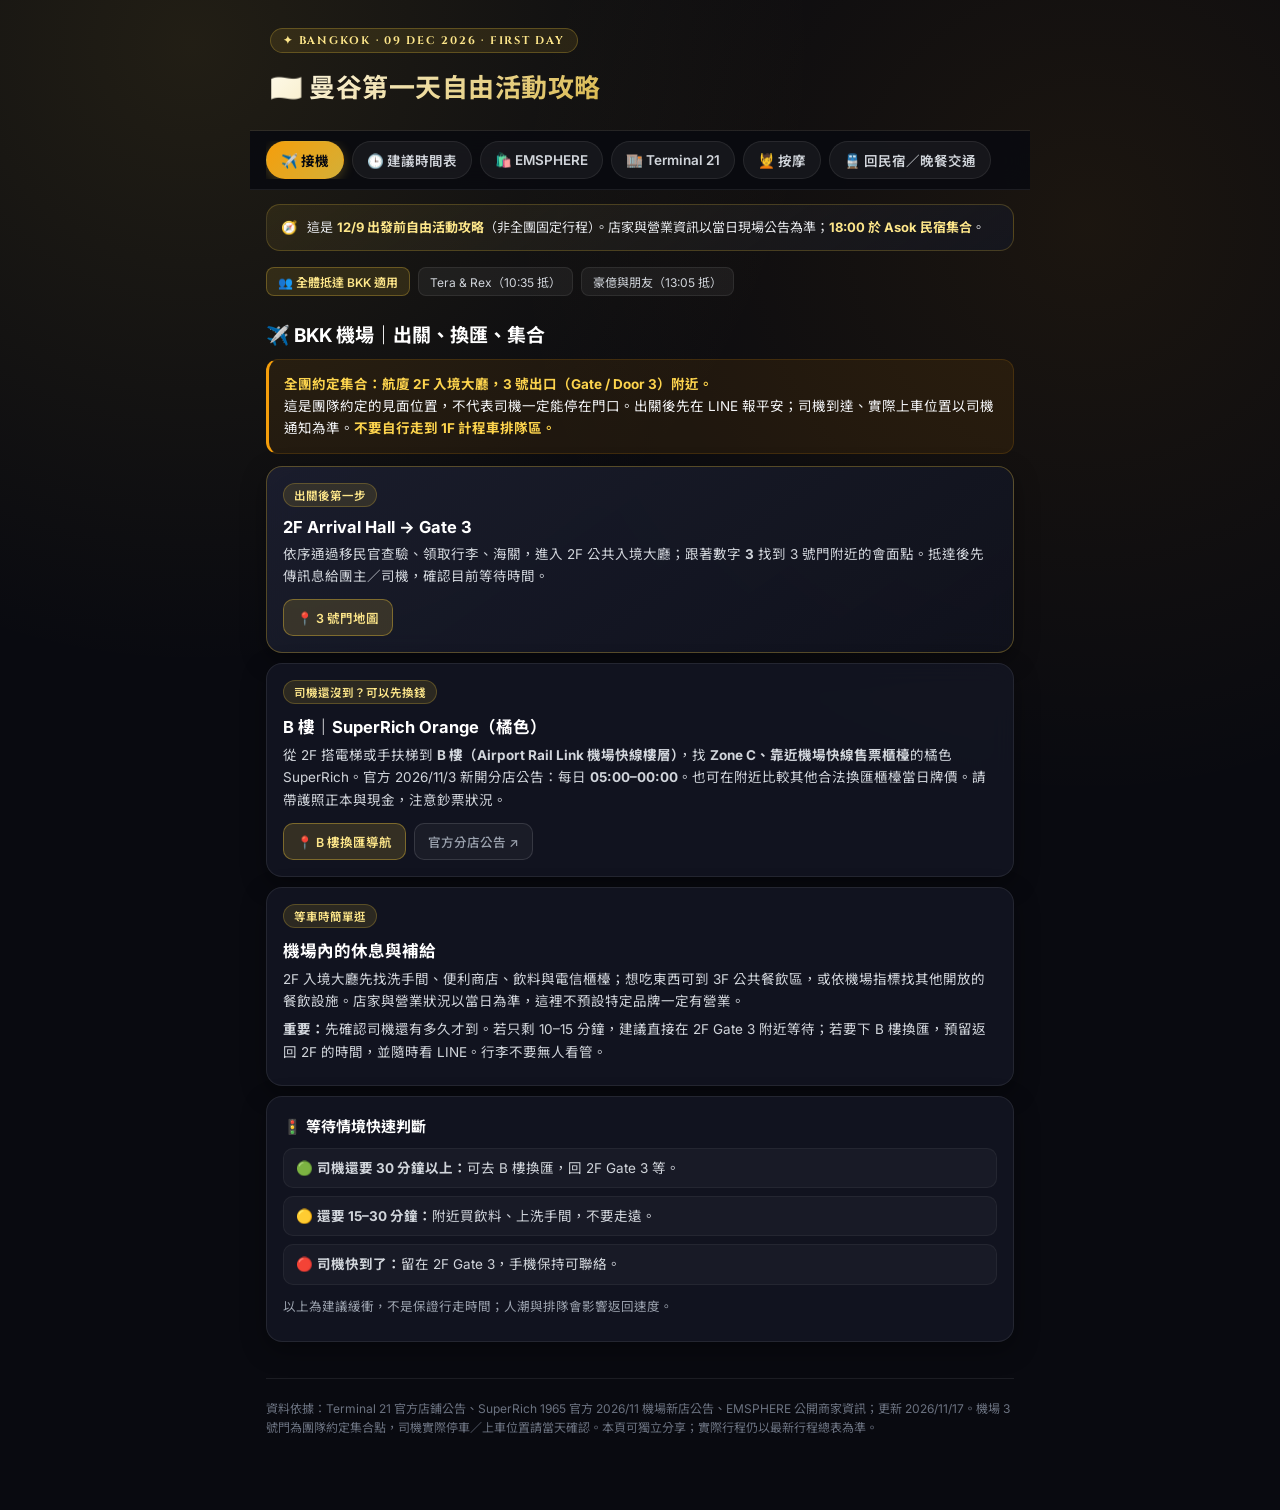
<file: tera_rex_bangkok_guide_v5.html>
<!DOCTYPE html>
<html lang="zh-Hant">
<head>
  <meta charset="utf-8" />
  <meta name="viewport" content="width=device-width, initial-scale=1" />
  <title>12/9 曼谷自由活動攻略｜接機・EMSPHERE・Terminal 21</title>
  <link rel="preconnect" href="https://fonts.googleapis.com" />
  <link rel="preconnect" href="https://fonts.gstatic.com" crossorigin />
  <link href="https://fonts.googleapis.com/css2?family=Cinzel:wght@600;700&family=Inter:wght@400;500;600;700&family=Noto+Sans+TC:wght@400;500;700&display=swap" rel="stylesheet" />
  <style>
    :root {
      --bg-base: #090A10;
      --bg-card: rgba(20, 23, 36, 0.82);
      --bg-card-hover: rgba(26, 30, 48, 0.92);
      --gold-primary: #D4AF37;
      --gold-light: #FDE68A;
      --amber-accent: #F59E0B;
      --text-main: #F3F4F6;
      --text-sub: #9CA3AF;
      --border-gold: rgba(212, 175, 55, 0.25);
      --border-subtle: rgba(255, 255, 255, 0.08);
    }

    * { box-sizing: border-box; }

    body {
      margin: 0;
      background-color: var(--bg-base);
      color: var(--text-main);
      font-family: 'Inter', 'Noto Sans TC', -apple-system, BlinkMacSystemFont, sans-serif;
      background-image:
        radial-gradient(circle at 15% 5%, rgba(212, 175, 55, 0.12) 0%, transparent 45%),
        radial-gradient(circle at 85% 25%, rgba(245, 158, 11, 0.08) 0%, transparent 45%);
      background-attachment: fixed;
      -webkit-font-smoothing: antialiased;
    }

    /* Header */
    header {
      position: relative;
      padding: 28px 20px 20px;
      max-width: 780px;
      margin: 0 auto;
      border-bottom: 1px solid var(--border-subtle);
    }

    .eyebrow {
      display: inline-flex;
      align-items: center;
      gap: 6px;
      font-family: 'Cinzel', sans-serif;
      font-size: 11px;
      font-weight: 700;
      letter-spacing: 0.16em;
      color: var(--gold-light);
      background: rgba(212, 175, 55, 0.12);
      border: 1px solid rgba(212, 175, 55, 0.3);
      padding: 4px 12px;
      border-radius: 999px;
      margin-bottom: 10px;
    }

    h1 {
      font-size: 26px;
      font-weight: 700;
      margin: 4px 0 6px;
      letter-spacing: 0.02em;
      background: linear-gradient(135deg, #FFFBEB 0%, #D4AF37 55%, #F59E0B 100%);
      -webkit-background-clip: text;
      -webkit-text-fill-color: transparent;
    }

    .subtitle {
      font-size: 13.5px;
      color: var(--text-sub);
      line-height: 1.5;
    }

    /* Main Container */
    main {
      max-width: 780px;
      margin: 0 auto;
      padding: 0 16px 72px;
      overflow-wrap: anywhere;
    }

    /* Sticky Tab Navigation (Single-row Horizontal Scroll Pills on Mobile) */
    .nav-wrap {
      position: sticky;
      top: 0;
      z-index: 20;
      background: rgba(9, 10, 16, 0.9);
      backdrop-filter: blur(14px);
      -webkit-backdrop-filter: blur(14px);
      padding: 10px 16px;
      margin: 0 -16px 14px;
      border-bottom: 1px solid var(--border-subtle);
      scroll-margin-top: 0;
    }

    .nav {
      display: flex;
      align-items: center;
      gap: 8px;
      overflow-x: auto;
      -webkit-overflow-scrolling: touch;
      scrollbar-width: none;
      -ms-overflow-style: none;
    }
    .nav::-webkit-scrollbar { display: none; }

    .tab-button {
      flex: 0 0 auto;
      white-space: nowrap;
      font-family: inherit;
      font-weight: 600;
      font-size: 13.5px;
      height: 38px;
      padding: 0 14px;
      cursor: pointer;
      border: 1px solid var(--border-subtle);
      background: rgba(255, 255, 255, 0.05);
      color: #D1D5DB;
      border-radius: 999px;
      transition: all 0.2s ease;
    }

    .tab-button:hover {
      background: rgba(255, 255, 255, 0.1);
      border-color: rgba(212, 175, 55, 0.38);
    }

    .tab-button.active {
      background: linear-gradient(135deg, #F59E0B, #D4AF37);
      color: #090A10;
      font-weight: 700;
      border-color: transparent;
      box-shadow: 0 3px 12px rgba(212, 175, 55, 0.3);
    }

    .tab-button:focus-visible,
    .quick-button:focus-visible {
      outline: 2px solid var(--gold-light);
      outline-offset: 2px;
    }

    /* Top Global Info Banner */
    .top-banner {
      background: linear-gradient(145deg, rgba(212, 175, 55, 0.1), rgba(20, 23, 36, 0.7));
      border: 1px solid var(--border-gold);
      border-radius: 14px;
      padding: 12px 14px;
      font-size: 13px;
      color: #E5E7EB;
      line-height: 1.6;
      margin-bottom: 16px;
      display: flex;
      align-items: flex-start;
      gap: 10px;
    }

    .top-banner strong { color: var(--gold-light); }

    /* Crew Badges */
    .crew-bar {
      display: flex;
      flex-wrap: wrap;
      gap: 8px;
      margin-bottom: 14px;
    }

    .crew-badge {
      font-size: 12px;
      padding: 5px 11px;
      border-radius: 8px;
      background: rgba(255, 255, 255, 0.05);
      border: 1px solid var(--border-subtle);
      color: #D1D5DB;
    }

    .crew-badge.highlight {
      background: rgba(212, 175, 55, 0.14);
      border-color: rgba(212, 175, 55, 0.35);
      color: var(--gold-light);
      font-weight: 600;
    }

    /* In-tab Quick Jump Links */
    .quicklinks {
      display: flex;
      flex-wrap: wrap;
      gap: 8px;
      margin: 10px 0 16px;
    }

    .quick-button {
      appearance: none;
      border: 1px solid rgba(212, 175, 55, 0.25);
      background: rgba(212, 175, 55, 0.08);
      color: var(--gold-light);
      border-radius: 999px;
      padding: 7px 13px;
      font: inherit;
      font-size: 12.5px;
      font-weight: 600;
      cursor: pointer;
      transition: background 0.2s ease, border-color 0.2s ease;
    }

    .quick-button:hover {
      background: rgba(212, 175, 55, 0.18);
      border-color: rgba(212, 175, 55, 0.45);
    }

    /* Panels & Headings */
    .tab-panel { display: none; animation: fadeIn 0.25s ease; }
    .tab-panel.active { display: block; }
    @keyframes fadeIn { from { opacity: 0; transform: translateY(4px); } to { opacity: 1; transform: translateY(0); } }

    .tab-panel section[id],
    .tab-panel h2[id] {
      scroll-margin-top: 72px;
    }

    h2 {
      font-size: 19px;
      font-weight: 700;
      color: #FFF;
      margin: 24px 0 12px;
      display: flex;
      align-items: center;
      gap: 8px;
      scroll-margin-top: 72px;
    }

    h3 {
      font-size: 16px;
      font-weight: 600;
      color: var(--gold-light);
      margin: 22px 0 10px;
    }

    /* Cards */
    .card {
      background: var(--bg-card);
      backdrop-filter: blur(12px);
      -webkit-backdrop-filter: blur(12px);
      border: 1px solid var(--border-subtle);
      border-radius: 16px;
      padding: 16px;
      margin: 10px 0;
      box-shadow: 0 8px 24px rgba(0, 0, 0, 0.35);
      transition: border-color 0.2s ease;
    }

    .card:hover {
      border-color: rgba(212, 175, 55, 0.3);
    }

    .card.accent-gold {
      border-color: rgba(212, 175, 55, 0.35);
      background: linear-gradient(145deg, rgba(28, 31, 48, 0.88), rgba(16, 18, 28, 0.94));
    }

    .tag {
      display: inline-block;
      background: rgba(212, 175, 55, 0.14);
      border: 1px solid rgba(212, 175, 55, 0.28);
      color: var(--gold-light);
      padding: 3px 10px;
      border-radius: 999px;
      font-size: 11.5px;
      font-weight: 600;
      margin-bottom: 8px;
    }

    .itemtitle {
      font-weight: 700;
      font-size: 16.5px;
      color: #FFFFFF;
      margin: 2px 0 6px;
    }

    p { line-height: 1.65; margin: 6px 0; }
    .small { font-size: 13.5px; color: #D1D5DB; line-height: 1.65; }
    .muted { color: var(--text-sub); font-size: 12.5px; line-height: 1.6; }

    /* Callout Box */
    .callout {
      border-left: 3px solid var(--amber-accent);
      background: rgba(245, 158, 11, 0.08);
      border-top: 1px solid rgba(245, 158, 11, 0.15);
      border-right: 1px solid rgba(245, 158, 11, 0.15);
      border-bottom: 1px solid rgba(245, 158, 11, 0.15);
      padding: 13px 15px;
      border-radius: 12px;
      font-size: 13.5px;
      line-height: 1.65;
      color: #F3F4F6;
      margin: 12px 0;
    }

    .callout strong { color: #FCD34D; }

    /* Timeline */
    .timeline {
      position: relative;
      padding-left: 18px;
      margin: 6px 0;
      border-left: 1.5px solid rgba(212, 175, 55, 0.35);
    }

    .tl-item {
      position: relative;
      padding-bottom: 12px;
      font-size: 13.5px;
      line-height: 1.55;
      color: #E5E7EB;
    }

    .tl-item:last-child { padding-bottom: 0; }

    .tl-item::before {
      content: "";
      position: absolute;
      left: -23px;
      top: 5px;
      width: 8px;
      height: 8px;
      border-radius: 50%;
      background: var(--amber-accent);
      box-shadow: 0 0 8px var(--amber-accent);
    }

    .time {
      font-weight: 700;
      color: var(--gold-light);
      display: inline-block;
      min-width: 96px;
    }

    /* Buttons */
    .btn-row {
      display: flex;
      flex-wrap: wrap;
      gap: 8px;
      margin-top: 12px;
    }

    .btn {
      display: inline-flex;
      align-items: center;
      gap: 5px;
      padding: 8px 13px;
      background: rgba(212, 175, 55, 0.18);
      border: 1px solid rgba(212, 175, 55, 0.45);
      color: var(--gold-light);
      text-decoration: none;
      border-radius: 10px;
      font-size: 12.5px;
      font-weight: 600;
      transition: all 0.2s ease;
    }

    .btn:hover {
      background: rgba(212, 175, 55, 0.3);
      color: #FFF;
    }

    .btn.secondary {
      background: rgba(255, 255, 255, 0.04);
      border-color: rgba(255, 255, 255, 0.12);
      color: #9CA3AF;
      font-weight: 500;
    }

    .btn.secondary:hover {
      background: rgba(255, 255, 255, 0.09);
      color: #E5E7EB;
    }

    /* Grid */
    .grid {
      display: grid;
      grid-template-columns: repeat(2, minmax(0, 1fr));
      gap: 10px;
    }
    .grid .card { margin: 0; display: flex; flex-direction: column; justify-content: space-between; }

    /* Status Traffic Lights */
    .status-list p {
      margin: 8px 0;
      padding: 8px 12px;
      border-radius: 10px;
      background: rgba(255, 255, 255, 0.03);
      border: 1px solid rgba(255, 255, 255, 0.05);
    }

    /* Footer */
    footer {
      color: #6B7280;
      font-size: 12px;
      line-height: 1.65;
      margin-top: 36px;
      padding-top: 20px;
      border-top: 1px solid var(--border-subtle);
    }

    @media (max-width: 560px) {
      .grid { grid-template-columns: 1fr; }
      header { padding: 22px 16px 16px; }
      h1 { font-size: 22px; }
      .subtitle { display: none; }
      .time { display: block; margin-bottom: 2px; }
    }
  </style>
</head>
<body>
  <header>
    <div class="eyebrow">✦ BANGKOK · 09 DEC 2026 · FIRST DAY</div>
    <h1>🇹🇭 曼谷第一天自由活動攻略</h1>
  </header>

  <main>
    <div class="nav-wrap">
      <nav aria-label="攻略主要分頁" class="nav" role="tablist">
        <button aria-controls="tab-airport" class="tab-button" data-tab="airport" id="button-airport" role="tab" type="button">✈️ 接機</button>
        <button aria-controls="tab-schedule" class="tab-button" data-tab="schedule" id="button-schedule" role="tab" type="button">🕒 建議時間表</button>
        <button aria-controls="tab-emsphere" class="tab-button" data-tab="emsphere" id="button-emsphere" role="tab" type="button">🛍️ EMSPHERE</button>
        <button aria-controls="tab-terminal" class="tab-button" data-tab="terminal" id="button-terminal" role="tab" type="button">🏬 Terminal 21</button>
        <button aria-controls="tab-massage" class="tab-button" data-tab="massage" id="button-massage" role="tab" type="button">💆 按摩</button>
        <button aria-controls="tab-transport" class="tab-button" data-tab="transport" id="button-transport" role="tab" type="button">🚆 回民宿／晚餐交通</button>
      </nav>
    </div>

    <div class="top-banner">
      <span>🧭</span>
      <div>
        這是 <strong>12/9 出發前自由活動攻略</strong>（非全團固定行程）。店家與營業資訊以當日現場公告為準；<strong>18:00 於 Asok 民宿集合</strong>。
      </div>
    </div>

    <!-- TAB 1: AIRPORT -->
    <div aria-labelledby="button-airport" class="tab-panel" id="tab-airport" role="tabpanel">
      <section id="airport">
        <div class="crew-bar">
          <span class="crew-badge highlight">👥 全體抵達 BKK 適用</span>
          <span class="crew-badge">Tera &amp; Rex（10:35 抵）</span>
          <span class="crew-badge">豪億與朋友（13:05 抵）</span>
        </div>

        <h2>✈️ BKK 機場｜出關、換匯、集合</h2>

        <div class="callout">
          <strong>全團約定集合：航廈 2F 入境大廳，3 號出口（Gate / Door 3）附近。</strong><br />
          這是團隊約定的見面位置，不代表司機一定能停在門口。出關後先在 LINE 報平安；司機到達、實際上車位置以司機通知為準。<strong>不要自行走到 1F 計程車排隊區。</strong>
        </div>

        <div class="card accent-gold">
          <span class="tag">出關後第一步</span>
          <div class="itemtitle">2F Arrival Hall → Gate 3</div>
          <p class="small">依序通過移民官查驗、領取行李、海關，進入 2F 公共入境大廳；跟著數字 <strong>3</strong> 找到 3 號門附近的會面點。抵達後先傳訊息給團主／司機，確認目前等待時間。</p>
          <div class="btn-row">
            <a class="btn" href="https://www.google.com/maps/search/?api=1&amp;query=Suvarnabhumi+Airport+Arrival+Hall+Gate+3" rel="noopener" target="_blank">📍 3 號門地圖</a>
          </div>
        </div>

        <div class="card">
          <span class="tag">司機還沒到？可以先換錢</span>
          <div class="itemtitle">B 樓｜SuperRich Orange（橘色）</div>
          <p class="small">從 2F 搭電梯或手扶梯到 <strong>B 樓（Airport Rail Link 機場快線樓層）</strong>，找 <strong>Zone C、靠近機場快線售票櫃檯</strong>的橘色 SuperRich。官方 2026/11/3 新開分店公告：每日 <strong>05:00–00:00</strong>。也可在附近比較其他合法換匯櫃檯當日牌價。請帶護照正本與現金，注意鈔票狀況。</p>
          <div class="btn-row">
            <a class="btn" href="https://www.google.com/maps/search/?api=1&amp;query=SuperRich+Orange+Suvarnabhumi+Airport+Rail+Link+B+Floor+Zone+C" rel="noopener" target="_blank">📍 B 樓換匯導航</a>
            <a class="btn secondary" href="https://www.superrich1965.com/en/news/airport-rail-link-now-open" rel="noopener" target="_blank">官方分店公告 ↗</a>
          </div>
        </div>

        <div class="card">
          <span class="tag">等車時簡單逛</span>
          <div class="itemtitle">機場內的休息與補給</div>
          <p class="small">2F 入境大廳先找洗手間、便利商店、飲料與電信櫃檯；想吃東西可到 3F 公共餐飲區，或依機場指標找其他開放的餐飲設施。店家與營業狀況以當日為準，這裡不預設特定品牌一定有營業。</p>
          <p class="small"><strong>重要：</strong>先確認司機還有多久才到。若只剩 10–15 分鐘，建議直接在 2F Gate 3 附近等待；若要下 B 樓換匯，預留返回 2F 的時間，並隨時看 LINE。行李不要無人看管。</p>
        </div>

        <div class="card small status-list">
          <div class="itemtitle" style="font-size:15px;margin-bottom:8px;">🚦 等待情境快速判斷</div>
          <p>🟢 <strong>司機還要 30 分鐘以上：</strong>可去 B 樓換匯，回 2F Gate 3 等。</p>
          <p>🟡 <strong>還要 15–30 分鐘：</strong>附近買飲料、上洗手間，不要走遠。</p>
          <p>🔴 <strong>司機快到了：</strong>留在 2F Gate 3，手機保持可聯絡。</p>
          <p class="muted" style="background:none;border:none;padding:4px 0 0;">以上為建議緩衝，不是保證行走時間；人潮與排隊會影響返回速度。</p>
        </div>
      </section>
    </div>

    <!-- TAB 2: SCHEDULE -->
    <div aria-labelledby="button-schedule" class="tab-panel" id="tab-schedule" role="tabpanel">
      <section id="route">
        <div class="crew-bar">
          <span class="crew-badge highlight">🎯 Tera、Rex 主力路線</span>
          <span class="crew-badge">BTS Phrom Phong 站</span>
        </div>

        <h2>⏱ Tera、Rex 建議時間表</h2>
        <div class="card accent-gold">
          <div class="timeline">
            <div class="tl-item"><span class="time">11:30</span> BKK 機場上車，行李交司機保管</div>
            <div class="tl-item"><span class="time">12:15–12:45</span> 預估抵達 EMSPHERE，司機直接回機場</div>
            <div class="tl-item"><span class="time">12:45–13:15</span> 換匯（先確認櫃檯位置）</div>
            <div class="tl-item"><span class="time">13:15–14:15</span> G／GM 樓午餐與泰奶</div>
            <div class="tl-item"><span class="time">14:15–15:30</span> M、1 樓逛街</div>
            <div class="tl-item"><span class="time">15:30–16:20</span> 自由選：甜點、EmQuartier 或提早回 Asok；若要按摩，請在 Asok 附近安排並預留回民宿時間</div>
            <div class="tl-item"><span class="time">16:30 左右</span> BTS Phrom Phong → Asok（一站）</div>
            <div class="tl-item"><span class="time">17:00–18:00</span> 回民宿與大家會合；18:00 再出發</div>
          </div>
        </div>
      </section>
    </div>

    <!-- TAB 3: EMSPHERE -->
    <div aria-labelledby="button-emsphere" class="tab-panel" id="tab-emsphere" role="tabpanel">
      <div class="crew-bar">
        <span class="crew-badge highlight">🎯 Tera、Rex 午餐與逛街主場</span>
        <span class="crew-badge">BTS Phrom Phong 站</span>
      </div>

      <div aria-label="EMSPHERE 章節快速跳轉" class="quicklinks">
        <button class="quick-button" data-target="em-intro" type="button">🏬 商場介紹</button>
        <button class="quick-button" data-target="food" type="button">🍜 美食</button>
        <button class="quick-button" data-target="shop" type="button">🛍️ 購物</button>
        <button class="quick-button" data-target="em-exchange" type="button">💱 換匯</button>
      </div>

      <h2 id="em-intro">🛍️ EMSPHERE｜第一站商場介紹</h2>
      <div class="card">
        <p class="small">EMSPHERE 位於 Sukhumvit 的 EM District 商圈，靠近 <strong>BTS Phrom Phong</strong>。Tera、Rex 由司機送達後可先在館內吃午餐、換匯，再逛泰國設計服飾與生活選物。和 Terminal 21 是<strong>不同商場、不同地點</strong>。</p>
        <p class="small">建議先逛 G／GM 樓餐飲，再逛 M、1F；2F 可找換匯櫃檯，3F 有 IKEA。店鋪與樓層以現場公告為準。</p>
        <div class="btn-row">
          <a class="btn" href="https://www.google.com/maps/search/?api=1&amp;query=EMSPHERE+Bangkok" rel="noopener" target="_blank">📍 EMSPHERE 導航</a>
          <a class="btn secondary" href="https://emsphere.co.th/directory/" rel="noopener" target="_blank">官方商場名錄 ↗</a>
        </div>
      </div>

      <section id="food">
        <h2>🍜 G／GM 樓吃什麼</h2>
        <div class="grid" id="foods"></div>
      </section>

      <section id="shop">
        <h2>🛍️ 值得逛的店</h2>
        <div class="grid" id="shops"></div>
        <div class="card small" style="margin-top:10px;">
          <strong style="color:var(--gold-light);">樓層速查：</strong>
          G／GM：餐廳、甜點、飲料｜M：選物、香氛、品牌服飾｜1F：泰國潮流服飾、美妝、運動品牌｜2F：電子產品、生活用品、SuperRich｜3F：IKEA。
        </div>
      </section>

      <h2 id="em-exchange">💱 EMSPHERE 換匯</h2>
      <div class="card accent-gold">
        <span class="tag">先做這件事</span>
        <div class="itemtitle">SuperRich｜EMSPHERE 2F</div>
        <p class="small">EMSPHERE 官方名錄列於 2F；另有商場內其他 MONEY EXCHANGE 標示。先問服務台「SuperRich 在哪裡」，避免直接找錯樓層。帶護照正本與乾淨完整的鈔票，匯率看現場牌價。</p>
        <div class="btn-row">
          <a class="btn" href="https://www.google.com/maps/search/?api=1&amp;query=SuperRich+EMSPHERE+Bangkok" target="_blank">📍 開啟地圖</a>
          <a class="btn secondary" href="https://emsphere.co.th/directory/" target="_blank">商場官方名錄 ↗</a>
        </div>
      </div>

      <section id="extra">
        <h2>🥭 如果還有時間</h2>
        <div class="card">
          <div class="itemtitle">Mae Varee 芒果糯米飯｜Thong Lo</div>
          <p class="small">在 BTS Thong Lo 附近，從 Phrom Phong 往東一站。屬於額外繞路選項；若要按摩就不建議兩個都排。</p>
          <div class="btn-row">
            <a class="btn" href="https://www.google.com/maps/search/?api=1&amp;query=Mae+Varee+Mango+Sticky+Rice+Thong+Lo" target="_blank">📍 地圖導航</a>
          </div>
        </div>
      </section>
    </div>

    <!-- TAB 4: TERMINAL 21 -->
    <div aria-labelledby="button-terminal" class="tab-panel" id="tab-terminal" role="tabpanel">
      <div class="crew-bar">
        <span class="crew-badge highlight">🎯 豪億與朋友主力路線</span>
        <span class="crew-badge">Tera &amp; Rex 順遊備案</span>
        <span class="crew-badge">BTS Asok 站</span>
      </div>

      <div aria-label="Terminal 21 章節快速跳轉" class="quicklinks">
        <button class="quick-button" data-target="t-intro" type="button">🏬 商場介紹</button>
        <button class="quick-button" data-target="t-food" type="button">🍜 美食</button>
        <button class="quick-button" data-target="t-shop" type="button">🛍️ 購物</button>
        <button class="quick-button" data-target="t-exchange" type="button">💱 換匯</button>
      </div>

      <section id="terminal">
        <h2 id="t-intro">🏬 Terminal 21 Asok｜民宿旁的備用行程</h2>
        <div class="callout">
          這裡是 <strong>Asok 的 Terminal 21</strong>，不是 Pattaya 的 Terminal 21！適合豪億與朋友抵達民宿後直接逛，也適合 Tera、Rex 提早逛完 EMSPHERE 後順路去。商場一般營業 10:00–22:00，當日仍以現場公告為準。
        </div>

        <h2 id="t-food">🍜 Terminal 21｜美食與飲料</h2>
        <div class="card accent-gold">
          <span class="tag">第一站：不用想太多</span>
          <div class="itemtitle">5F｜Pier 21 平價美食街</div>
          <p class="small">泰式炒河粉、打拋飯、海南雞飯、船麵、甜品等攤位集中。先在櫃檯購買儲值卡，再到攤位點餐；用完把卡拿回櫃檯退還餘額。價格比周邊百貨餐廳親民，實際價格看現場菜單。</p>
          <div class="btn-row">
            <a class="btn" href="https://www.google.com/maps/search/?api=1&amp;query=Pier+21+Food+Court+Terminal+21+Asok" rel="noopener" target="_blank">📍 Pier 21 地圖</a>
            <a class="btn secondary" href="https://www.terminal21.co.th/asok/shop/pier21/en" rel="noopener" target="_blank">官方美食街資訊 ↗</a>
          </div>
        </div>

        <div class="grid">
          <article class="card">
            <div>
              <span class="tag">4F｜San Francisco</span>
              <div class="itemtitle">坐下來吃餐廳</div>
              <p class="small">如果不想去美食街，這層有泰國料理、日式餐廳等；可找 Have a Zeed、Thai Thai Boat Noodles。</p>
            </div>
          </article>
          <article class="card">
            <div>
              <span class="tag">甜點與泰奶</span>
              <div class="itemtitle">After You／ChaTraMue</div>
              <p class="small">想吃泰式甜點可找 After You；想喝泰奶可找手標泰奶。請依現場指標或商場店鋪搜尋確認櫃位。</p>
            </div>
            <div class="btn-row">
              <a class="btn secondary" href="https://www.terminal21.co.th/asok/" rel="noopener" target="_blank">Terminal 21 官網 ↗</a>
            </div>
          </article>
        </div>

        <h2 id="t-shop">🛍️ Terminal 21｜購物與樓層</h2>
        <div class="grid">
          <article class="card">
            <div>
              <span class="tag">LG｜Caribbean</span>
              <div class="itemtitle">Gourmet Market</div>
              <p class="small">超市、零食、飲料、日用品。豪億他們到民宿後想補貨最方便。</p>
            </div>
            <div class="btn-row">
              <a class="btn" href="https://www.google.com/maps/search/?api=1&amp;query=Gourmet+Market+Terminal+21+Asok" rel="noopener" target="_blank">📍 地圖</a>
            </div>
          </article>
          <article class="card">
            <div>
              <span class="tag">GF／MF｜Rome／Paris</span>
              <div class="itemtitle">國際品牌、入口與換匯</div>
              <p class="small">BTS Asok 可由連通道進入。MF 可逛服飾與 Pop Mart；館內亦有 SuperRich 換匯據點，位置與營業時間先向服務台確認。</p>
            </div>
          </article>
          <article class="card">
            <div>
              <span class="tag">1F｜Tokyo</span>
              <div class="itemtitle">泰國服飾與小店</div>
              <p class="small">各種小型服飾店、配件、鞋包，適合慢慢挖寶。想找泰國品牌可先逛這層。</p>
            </div>
          </article>
          <article class="card">
            <div>
              <span class="tag">2F｜London</span>
              <div class="itemtitle">男裝、運動與街頭風</div>
              <p class="small">可找 Decathlon、Crocs 及其他運動、休閒服飾；店鋪可能更動。</p>
            </div>
          </article>
          <article class="card">
            <div>
              <span class="tag">3F｜Istanbul</span>
              <div class="itemtitle">生活雜貨、配件</div>
              <p class="small">小飾品、禮物、保養香氛。也可找 EVEANDBOY、LUSH。</p>
            </div>
          </article>
        </div>

        <h2 id="t-exchange">💱 Terminal 21｜換匯</h2>
        <div class="card accent-gold">
          <span class="tag">豪億與朋友／Asok 民宿附近</span>
          <div class="itemtitle">Terminal 21 Asok｜G 樓 Rome｜SuperRich</div>
          <p class="small">Terminal 21 官方店鋪頁列為 <strong>GF（G 樓）KIG406A</strong>，商場公告亦稱 G 樓 Rome 區。商場官方頁面顯示 10:00–22:00，但第三方資料顯示櫃檯可能提早打烊，<strong>實際營業時間請以當日櫃檯為準</strong>。若換匯店排隊太久，可先逛 Pier 21 再回來。</p>
          <div class="btn-row">
            <a class="btn" href="https://www.google.com/maps/search/?api=1&amp;query=Superrich+Thailand+Terminal+21+Asok+G+Floor" rel="noopener" target="_blank">📍 Terminal 21 換匯</a>
            <a class="btn secondary" href="https://www.terminal21.co.th/asok/shop/detail/en/1144/superrich" rel="noopener" target="_blank">官方店鋪資訊 ↗</a>
          </div>
        </div>

        <div class="card">
          <span class="tag">備用選項</span>
          <div class="itemtitle">BTS Asok／MRT Sukhumvit 附近換匯</div>
          <p class="small">若 Terminal 21 內的 SuperRich 沒營業，BTS Asok 站周邊、MRT Sukhumvit 地下商場也有換匯櫃檯；不要只憑「SuperRich」名字判斷分店，先確認地址與當天營業狀況。</p>
          <div class="btn-row">
            <a class="btn" href="https://www.google.com/maps/search/?api=1&amp;query=SuperRich+Exchange+BTS+Asok+Station" rel="noopener" target="_blank">📍 BTS Asok 換匯</a>
          </div>
        </div>

        <h3 style="margin-top:26px;">🧭 分組行動速查</h3>
        <div class="card small">
          <strong style="color:var(--gold-light);font-size:15px;">給豪億與朋友｜到民宿後怎麼玩？</strong>
          <p>先確認民宿能否入內、行李是否能妥善放置。若已安頓好：步行到 Terminal 21 → 5F Pier 21 吃點東西／喝飲料 → 1–3F 逛泰國小店 → 想按摩就選 Soi 19 → 依群組通知回民宿集合。若只是短暫等待，先逛商場即可，別排一小時按摩。</p>
          <div class="btn-row">
            <a class="btn" href="https://www.google.com/maps/search/?api=1&amp;query=Terminal+21+Asok+Bangkok" rel="noopener" target="_blank">📍 Terminal 21 導航</a>
          </div>
        </div>

        <div class="card small">
          <strong style="color:var(--gold-light);font-size:15px;">給 Tera、Rex｜EMSPHERE → Terminal 21</strong>
          <p>從 BTS Phrom Phong 搭往 Khu Khot 方向，一站到 Asok，跟著 Terminal 21／Exit 1 指標走連通道。逛完再走回民宿；民宿精確入口與步行路線以房東提供的地址為準。</p>
        </div>
      </section>
    </div>

    <!-- TAB 5: MASSAGE -->
    <div aria-labelledby="button-massage" class="tab-panel" id="tab-massage" role="tabpanel">
      <div class="crew-bar">
        <span class="crew-badge highlight">👥 全體下午自由時段適用</span>
        <span class="crew-badge">集中於 Asok／Sukhumvit 19 民宿周邊</span>
      </div>

      <h2>💆 Asok／Sukhumvit 19 附近按摩</h2>
      <div class="callout">只列 Asok 民宿與 Terminal 21 周邊選項；以下均未預約。店家是否營業、實際位置、價錢及空位請以當日資訊為準。<strong>18:00 須回民宿集合</strong>，請自行預留交通與步行時間。</div>
      <div class="grid">
        <article class="card">
          <div>
            <div class="itemtitle">Healthy Massage Sukhumvit 19</div>
            <p class="small">Soi 19，距商場不遠。適合想做泰式按摩或足部按摩的人。</p>
          </div>
          <div class="btn-row">
            <a class="btn" href="https://www.google.com/maps/search/?api=1&amp;query=Healthy+Massage+Sukhumvit+19+Bangkok" rel="noopener" target="_blank">📍 地圖</a>
          </div>
        </article>
        <article class="card">
          <div>
            <div class="itemtitle">WellCare Massage Sukhumvit 19</div>
            <p class="small">同在 Soi 19，可與其他店比較現場價目及空位。</p>
          </div>
          <div class="btn-row">
            <a class="btn" href="https://www.google.com/maps/search/?api=1&amp;query=WellCare+Massage+Sukhumvit+19+Bangkok" rel="noopener" target="_blank">📍 地圖</a>
          </div>
        </article>
        <article class="card">
          <div>
            <div class="itemtitle">ThaiThai Massage Terminal21 Asoke</div>
            <p class="small">Soi 19，靠近商場，適合不想走遠的人。</p>
          </div>
          <div class="btn-row">
            <a class="btn" href="https://www.google.com/maps/search/?api=1&amp;query=ThaiThai+Massage+Terminal21+Asoke" rel="noopener" target="_blank">📍 地圖</a>
          </div>
        </article>
        <article class="card">
          <div>
            <div class="itemtitle">LIFE MASSAGE BTS ASOK</div>
            <p class="small">靠 BTS Asok，適合搭車回來順便休息。</p>
          </div>
          <div class="btn-row">
            <a class="btn" href="https://www.google.com/maps/search/?api=1&amp;query=LIFE+MASSAGE+BTS+ASOK+Bangkok" rel="noopener" target="_blank">📍 地圖</a>
          </div>
        </article>
      </div>
    </div>

    <!-- TAB 6: TRANSPORT -->
    <div aria-labelledby="button-transport" class="tab-panel" id="tab-transport" role="tabpanel">
      <div class="crew-bar">
        <span class="crew-badge highlight">👥 全員 18:00 民宿集合適用</span>
        <span class="crew-badge">Tera、Rex、豪億與朋友</span>
      </div>

      <h2>🚆 回民宿與前往晚餐餐廳</h2>
      <div class="callout">📌 <strong>18:00 在 Asok 民宿集合</strong>。晚餐 <strong>19:45 Chom Arun（3F Rooftop）</strong>，請依當日群組與領隊通知決定集合及出發方式；時間為原行程安排，不代表交通已預約。</div>

      <div class="card">
        <span class="tag">第一段｜EMSPHERE → Asok 民宿</span>
        <div class="itemtitle">BTS Phrom Phong → Asok（一站）</div>
        <p class="small">從 EMSPHERE 步行至 BTS Phrom Phong，搭往 Khu Khot／Mo Chit 方向一站至 Asok，再依民宿實際入口步行。若人在 Terminal 21 或 Sukhumvit 19 一帶，通常可直接步行回民宿，不必搭 BTS。</p>
        <div class="btn-row">
          <a class="btn" href="https://www.google.com/maps/dir/?api=1&amp;origin=BTS+Phrom+Phong+Bangkok&amp;destination=BTS+Asok+Bangkok&amp;travelmode=transit" rel="noopener" target="_blank">📍 BTS 一站導航</a>
          <a class="btn secondary" href="https://www.google.com/maps/search/?api=1&amp;query=13+Sukhumvit+19+Alley+Lane+2+Bangkok" rel="noopener" target="_blank">📍 民宿地址地圖搜尋</a>
        </div>
        <p class="muted">民宿地址地圖為搜尋結果，尚未核實建物入口；以房東提供的正式定位為準。</p>
      </div>

      <div class="card accent-gold">
        <span class="tag">第二段｜Asok → Chom Arun 晚餐</span>
        <div class="itemtitle">MRT Sukhumvit → Sanam Chai，再步行</div>
        <p class="small">從民宿步行至 MRT Sukhumvit，搭藍線往 Sanam Chai 方向（途中不必換線），下車後依 Google Maps 步行至昭披耶河畔的 Chom Arun。實際班次、步行時間及入口請當天導航確認。</p>
        <div class="btn-row">
          <a class="btn" href="https://www.google.com/maps/dir/?api=1&amp;origin=MRT+Sukhumvit+Bangkok&amp;destination=Chom+Arun+Bangkok&amp;travelmode=transit" rel="noopener" target="_blank">📍 捷運路線導航</a>
          <a class="btn secondary" href="https://www.google.com/maps/search/?api=1&amp;query=Chom+Arun+Bangkok" rel="noopener" target="_blank">📍 Chom Arun 餐廳地圖</a>
        </div>
      </div>

      <div class="card">
        <span class="tag">備案｜直接搭車</span>
        <div class="itemtitle">計程車／叫車前往 Chom Arun</div>
        <p class="small">若集合較晚、同行者不方便走路，可直接叫車；曼谷尖峰時段塞車不確定性較高，請勿把 Google Maps 當下預估視為保證抵達時間。</p>
        <div class="btn-row">
          <a class="btn" href="https://www.google.com/maps/dir/?api=1&amp;origin=13+Sukhumvit+19+Alley+Lane+2+Bangkok&amp;destination=Chom+Arun+Bangkok&amp;travelmode=driving" rel="noopener" target="_blank">📍 開啟開車路線</a>
        </div>
      </div>
    </div>

    <footer>
      資料依據：Terminal 21 官方店鋪公告、SuperRich 1965 官方 2026/11 機場新店公告、EMSPHERE 公開商家資訊；更新 2026/11/17。機場 3 號門為團隊約定集合點，司機實際停車／上車位置請當天確認。本頁可獨立分享；實際行程仍以最新行程總表為準。
    </footer>
  </main>

  <script>
    (function(){
      const tabs = [...document.querySelectorAll('.tab-button')];
      const panels = [...document.querySelectorAll('.tab-panel')];
      const valid = new Set(tabs.map(t => t.dataset.tab));

      const nav = document.querySelector('.nav');
      const navWrap = document.querySelector('.nav-wrap');
      function activate(id, scrollToNav = false){
        if (!valid.has(id)) id = 'airport';
        let selectedButton;
        tabs.forEach(b => {
          const active = b.dataset.tab === id;
          b.classList.toggle('active', active);
          b.setAttribute('aria-selected', String(active));
          b.tabIndex = active ? 0 : -1;
          if (active) selectedButton = b;
        });
        panels.forEach(p => {
          const active = p.id === 'tab-' + id;
          p.classList.toggle('active', active);
          p.hidden = !active;
        });
        // 只水平捲動分頁列，避免 scrollIntoView 連整頁一起移動。
        if (selectedButton) {
          const left = selectedButton.offsetLeft - nav.offsetLeft;
          const targetLeft = left - (nav.clientWidth - selectedButton.offsetWidth) / 2;
          nav.scrollTo({left: Math.max(0, targetLeft), behavior: 'smooth'});
        }
        if (location.hash !== '#' + id) history.replaceState(null, '', '#' + id);
        if (scrollToNav) {
          // 僅使用視窗的垂直捲動；固定導覽列會留在上緣。
          const top = navWrap.getBoundingClientRect().top + window.scrollY;
          window.scrollTo({top, behavior: 'instant'});
        }
      }

      tabs.forEach(b => b.addEventListener('click', () => activate(b.dataset.tab, true)));

      document.querySelectorAll('.quick-button').forEach(b => b.addEventListener('click', () => {
        const target = document.getElementById(b.dataset.target);
        if (target && !target.closest('.tab-panel[hidden]')) {
          target.scrollIntoView({ block: 'start', behavior: 'smooth' });
        }
      }));

      const initial = location.hash.slice(1);
      activate(valid.has(initial) ? initial : 'airport');
      window.addEventListener('hashchange', () => {
        const id = location.hash.slice(1);
        if (valid.has(id)) activate(id);
      });
    })();

    const food = [
      ['Pad Thai Fai Ta Lu','G｜泰式炒河粉','第一次來泰國很適合；想吃經典炒河粉選這間'],
      ['Nara Thai','G｜泰式餐廳','想坐下來點幾道泰國菜一起分享'],
      ['Fatt Chicken Rice','G｜雞飯','不想研究菜單、想快速吃飽'],
      ['ChaTraMue','G｜泰式奶茶','經典手標泰奶，順手帶一杯'],
      ['Pang Cha','G｜泰式甜品','想吃冰涼甜點可看看'],
      ['CO LIMITED','GM｜泰式料理','想吃泰國料理又偏好餐廳座位'],
      ['Ba Hao Tian Mi','GM｜甜品','飯後想找甜品可以考慮'],
      ['Gordon Ramsay Street Pizza','GM｜披薩','不想吃泰式料理的備案']
    ];

    const shops = [
      ['Another Story','M｜設計選物','泰國設計雜貨、禮品、生活小物'],
      ['Gentlewoman','1F｜服飾','泰國人氣服飾與配件'],
      ['Daddy and the Muscle Academy','1F｜服飾','繽紛、可愛風格的泰國品牌'],
      ['EVEANDBOY','1F｜美妝','泰國與國際美妝品牌集合'],
      ['POMELO','1F｜服飾','日常女裝、配件'],
      ['BEAMS','M｜服飾','日系潮流與選品'],
      ['FlynOw III','M｜設計服飾','泰國時尚設計品牌'],
      ['IKEA Sukhumvit','3F｜生活','市中心 IKEA；時間不夠可跳過'],
      ['Flying Tiger','2F｜生活雜貨','小物與有趣雜貨']
    ];

    function card(x){
      let q = encodeURIComponent(x[0] + ' EMSPHERE Bangkok');
      return `<article class="card"><div><span class="tag">${x[1]}</span><div class="itemtitle">${x[0]}</div><div class="small">${x[2]}</div></div><div class="btn-row"><a class="btn" href="https://www.google.com/maps/search/?api=1&query=${q}" target="_blank" rel="noopener">📍 地圖／照片</a></div></article>`;
    }

    document.getElementById('foods').innerHTML = food.map(card).join('');
    document.getElementById('shops').innerHTML = shops.map(card).join('');
  </script>
</body>
</html>
</file>
